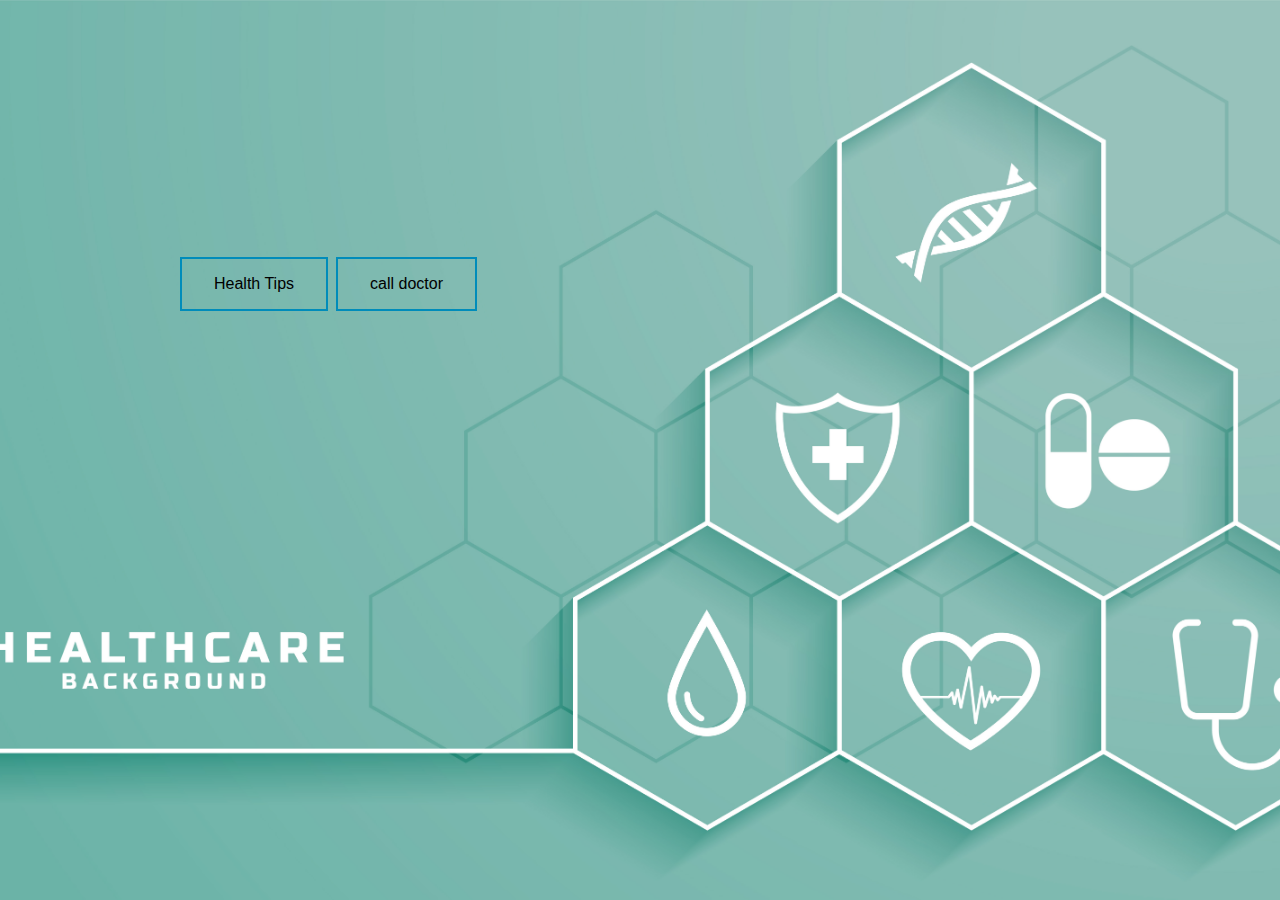
<file: index.html>
<!DOCTYPE html>
<html lang="en">
  <head>
    <meta charset="UTF-8" />
    <meta name="viewport" content="width=device-width, initial-scale=1.0" />
    <title>medical assistant</title>
    <link rel="stylesheet" href="land.css" />
  </head>
  <body>
    <div id="buttons">
      <a href="tips.html">
        <input class="b1" type="button" value="Health Tips"
      /></a>
      <a href="lobby.html"
        ><input class="b1" type="button" value="call doctor"
      /></a>
    </div>
  </body>
</html>
</file>
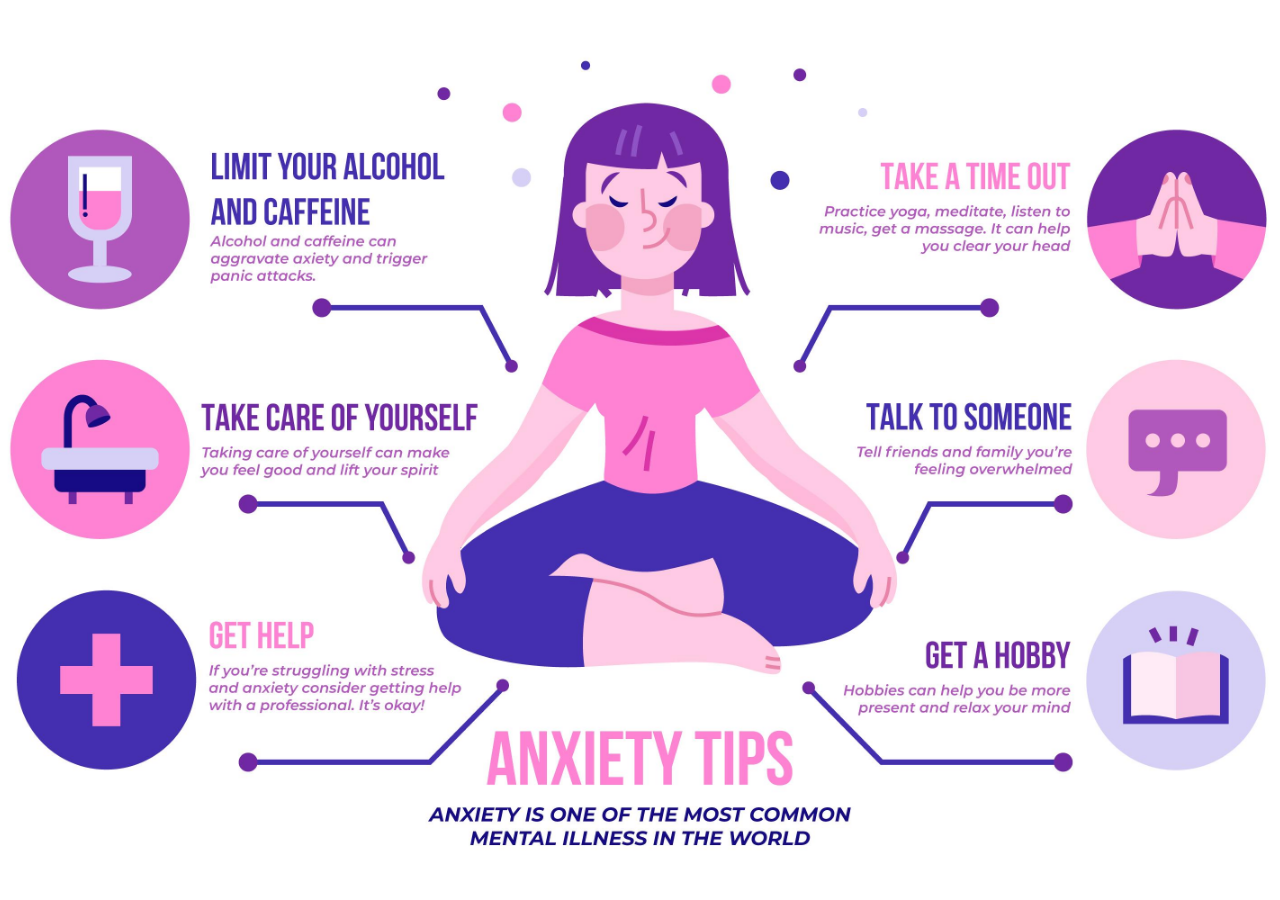
<file: female.html>
<!DOCTYPE html>
<html lang="en">
  <head>
    <meta charset="UTF-8" />
    <meta name="viewport" content="width=device-width, initial-scale=1.0" />
    <title>Document</title>
    <link rel="stylesheet" href="female.css" />
  </head>
  <body></body>
</html>
</file>
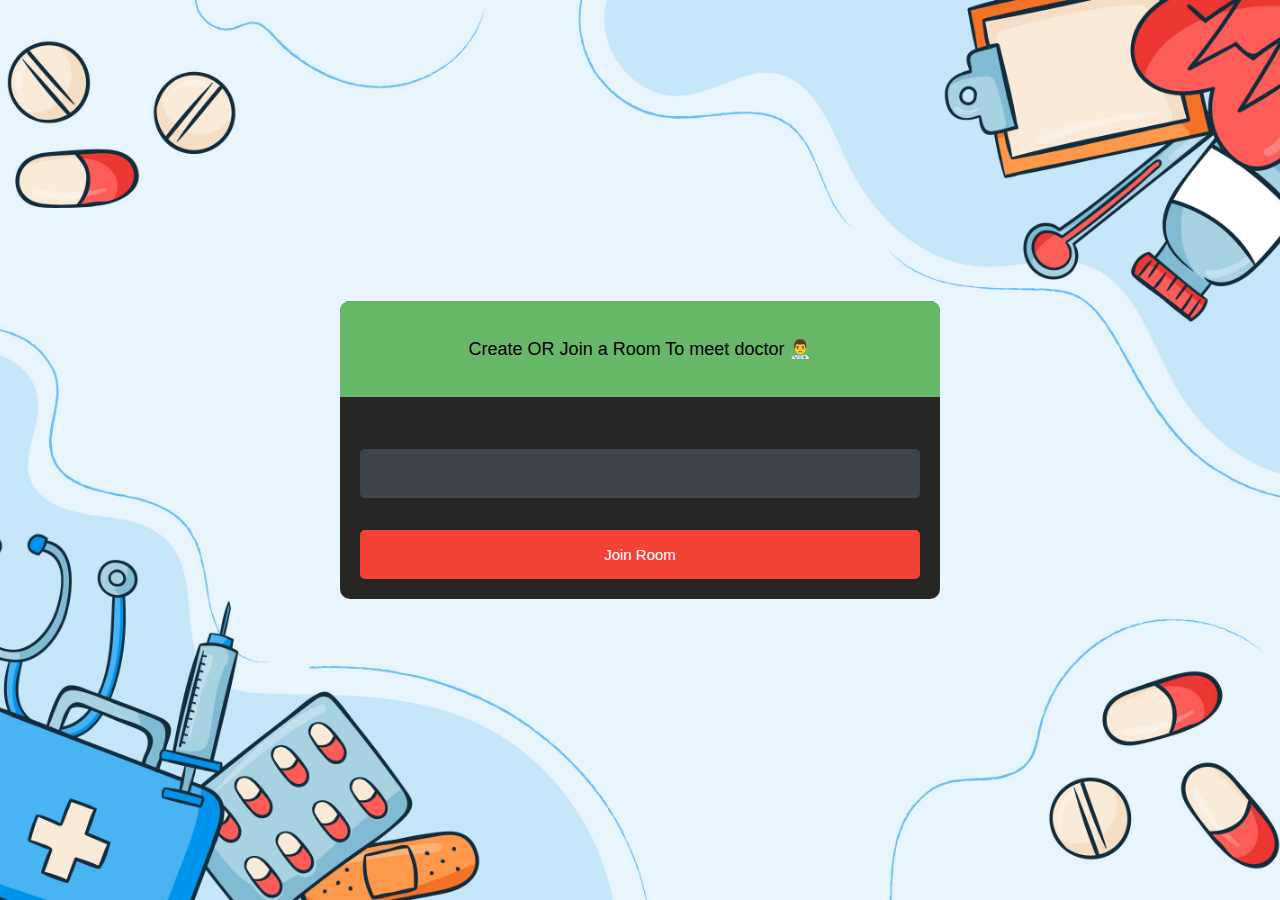
<file: index1.html>
<!DOCTYPE html>
<html lang="en">
  <head>
    <meta charset="UTF-8" />
    <meta name="viewport" content="width=device-width, initial-scale=1.0" />
    <title>Document</title>
    <link rel="stylesheet" href="main.css" />
  </head>
  <body>
    <div id="videos">
      <video class="video-player" id="user-1" autoplay playsinline></video>
      <video class="video-player" id="user-2" autoplay playsinline></video>
    </div>
    <div id="controls">
      <div class="control-container" id="camera-btn">
        <img src="icons/camera.png" />
      </div>

      <div class="control-container" id="mic-btn">
        <img src="icons/mic.png" />
      </div>
      <a href="lobby.html">
        <div class="control-container" id="leave-btn">
          <img src="icons/phone.png" />
        </div>
      </a>
    </div>
  </body>
  <script src="agora-rtm-sdk-1.5.1.js"></script>
  <script src="main.js"></script>
</html>
</file>
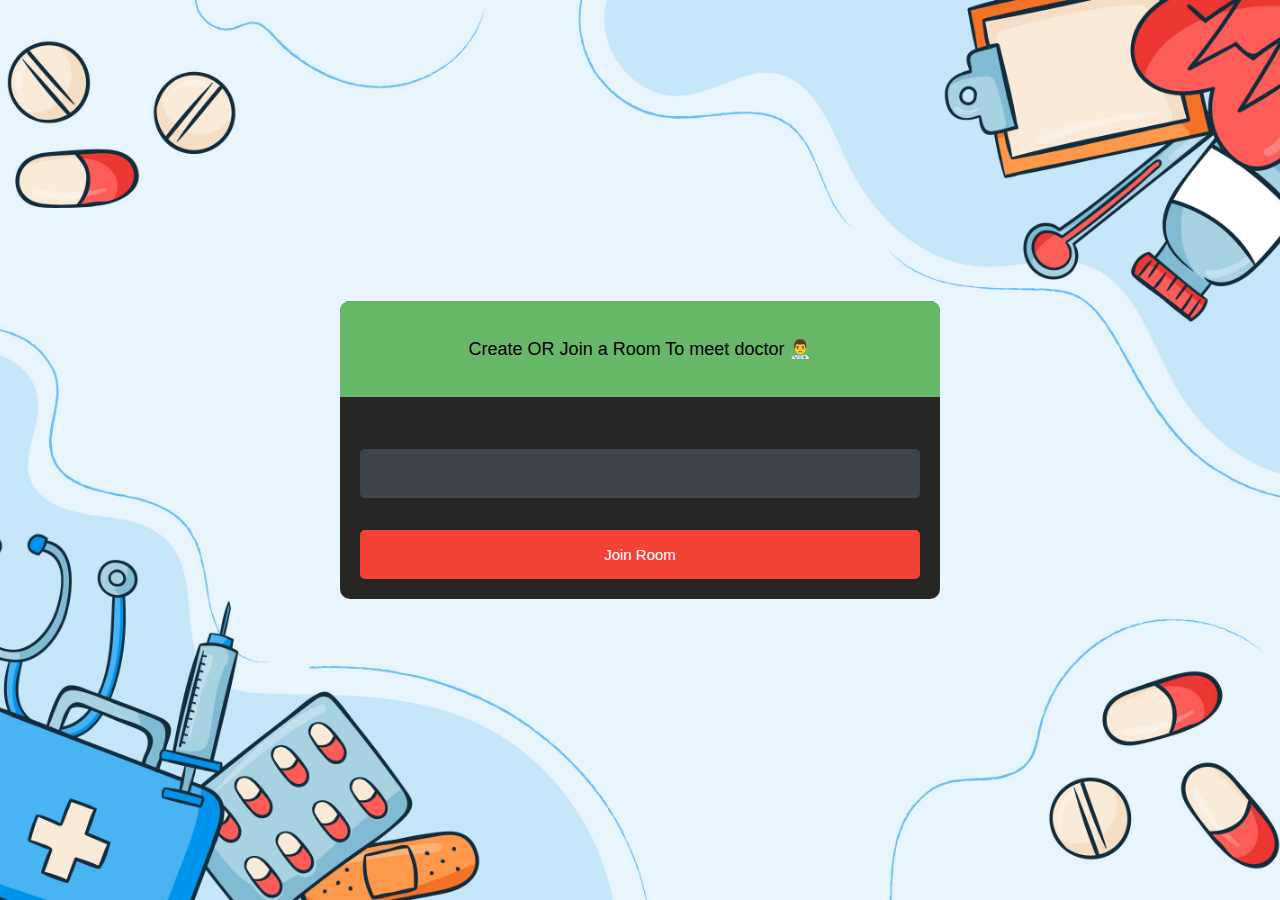
<file: lobby.html>
<!DOCTYPE html>
<html lang="en">
  <head>
    <meta charset="UTF-8" />
    <meta name="viewport" content="width=device-width, initial-scale=1.0" />
    <title>Document</title>
    <link rel="stylesheet" href="lobby.css" />
  </head>
  <body>
    <main id="lobby-container">
      <!--<img id='bgimage' src="icons/doc.jpg"">//-->
      <div id="form-container">
        <div id="form__container__header">
          <p>Create OR Join a Room To meet doctor 👨‍⚕️</p>
        </div>

        <div id="form__content__wrapper">
          <form id="join-form">
            <input type="text" name="invite_link" required />
            <input type="submit" value="Join Room" />
          </form>
        </div>
      </div>
    </main>
  </body>
  <script>
    let form = document.getElementById("join-form");
    form.addEventListener("submit", (e) => {
      e.preventDefault();
      let inviteCode = e.target.invite_link.value;
      window.location = `index1.html?room=${inviteCode}`;
    });
  </script>
</html>
</file>
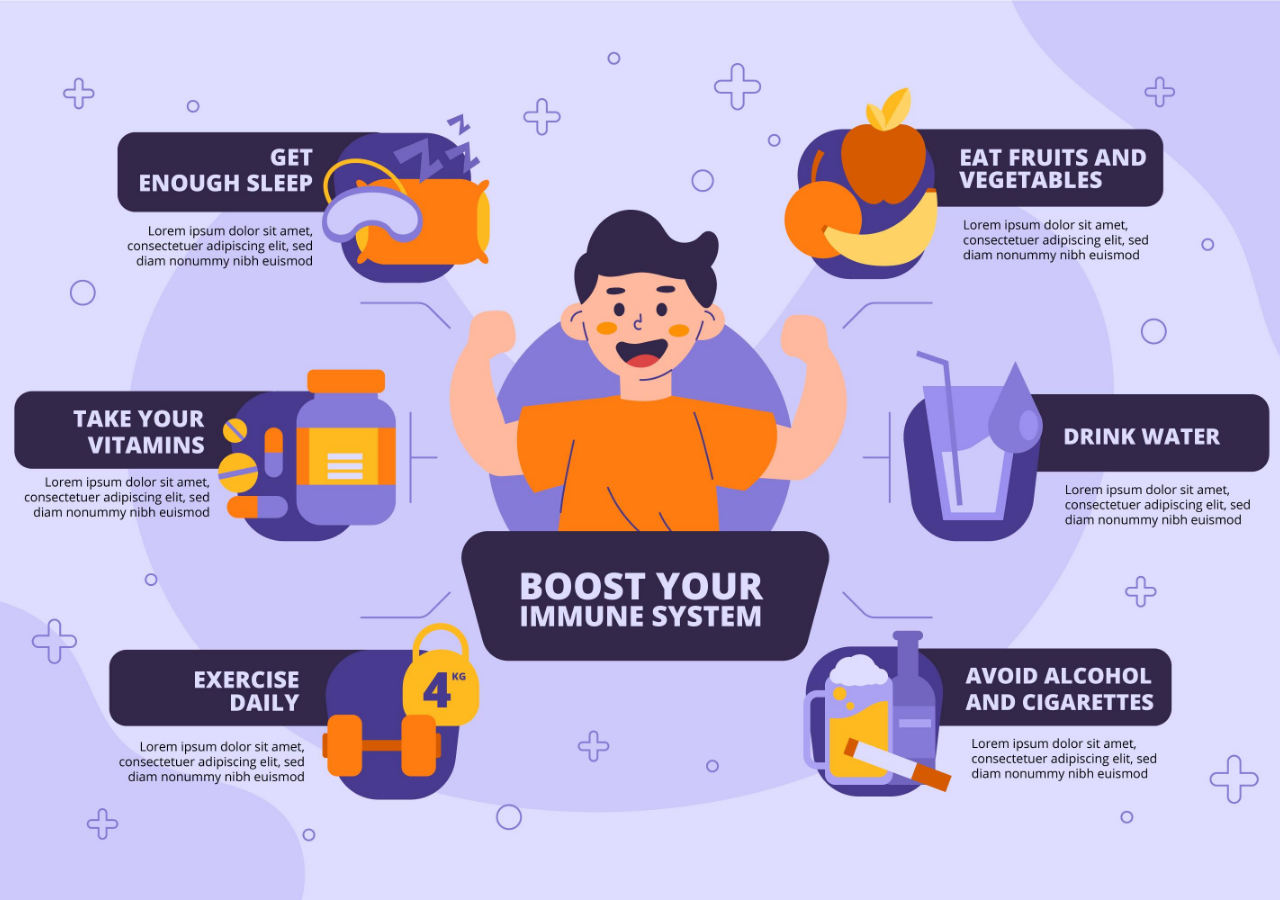
<file: male.html>
<!DOCTYPE html>
<html lang="en">
  <head>
    <meta charset="UTF-8" />
    <meta name="viewport" content="width=device-width, initial-scale=1.0" />
    <title>Document</title>
    <link rel="stylesheet" href="male.css" />
  </head>
  <body></body>
</html>
</file>
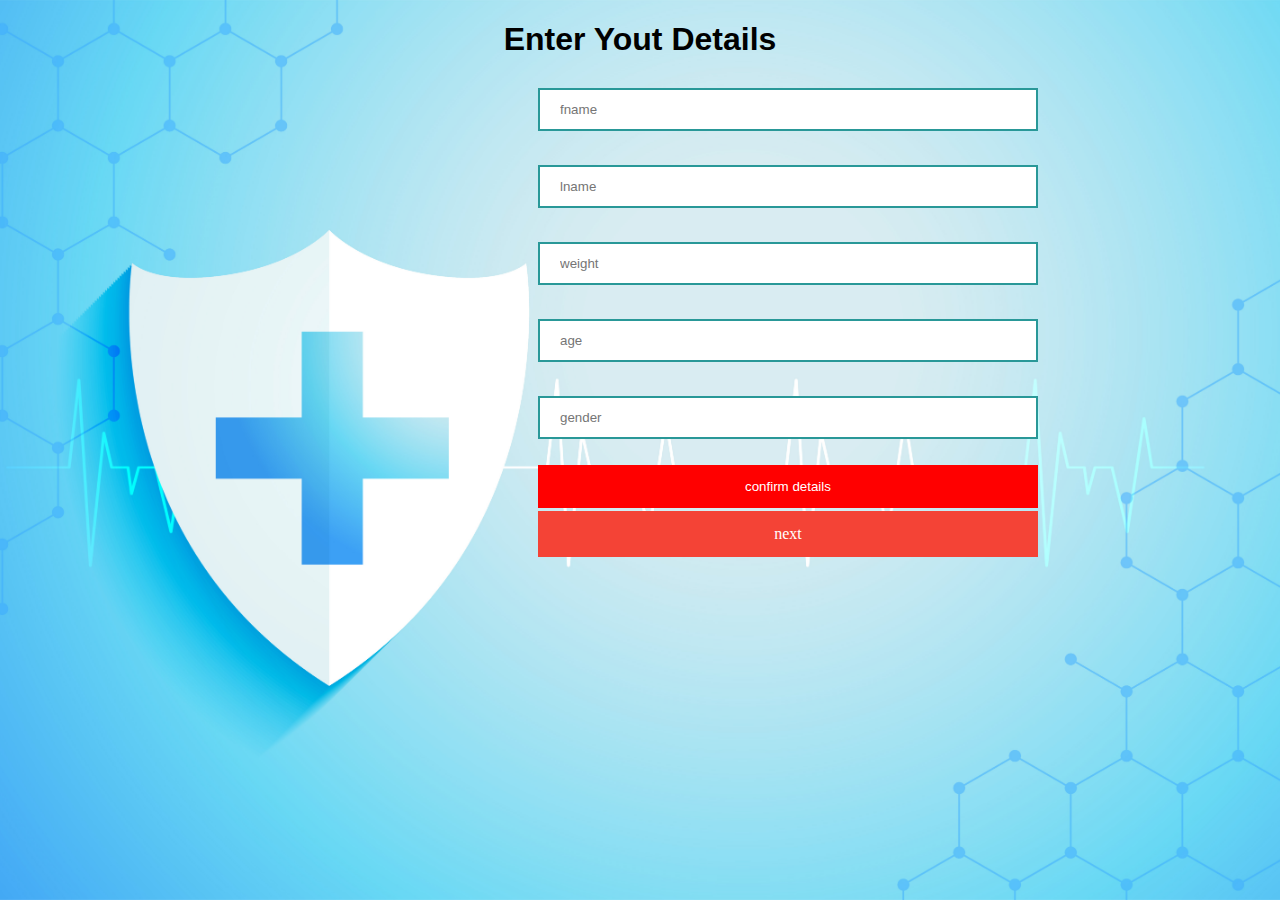
<file: tips.html>
<!DOCTYPE html>
<html lang="en">
  <head>
    <meta charset="UTF-8" />
    <meta name="viewport" content="width=device-width, initial-scale=1.0" />
    <title>medical support</title>
    <link rel="stylesheet" href="tips.css" />
    <style>
          a:link,
          a:visited {
            background-color: #f44336;
            color: white;
            padding: 14px 25px;
            text-align: center;
            text-decoration: none;
            display: inline-block;

            width: 90%;
          }

          a:hover,
          a:active {
            background-color: red;
          }
          input[type=text] {
      width: 100%;
      padding: 12px 20px;
      margin: 8px 0;

      box-sizing: border-box;
      border: none;
      background-color: #ffffff;
      border: 2px solid rgb(41, 152, 152);
      color: rgb(0, 0, 0);
    </style>
    <script src="tips.js"></script>
  </head>
  <body>
    <h1 id="head">Enter Yout Details</h1>
    <div id="f">
      <input
        type="text"
        id="fname"
        placeholder="fname"
        name="fname"
      /><br /><br />

      <input
        type="text"
        id="lname"
        placeholder="lname"
        name="lname"
      /><br /><br />

      <input
        type="text"
        id="lname"
        placeholder="weight"
        name="weight"
      /><br /><br />

      <input type="text" id="lname" placeholder="age" name="age" /><br /><br />

      <input
        type="text"
        id="gen"
        placeholder="gender"
        name="gender"
      /><br /><br />

      <button id="k" type="button" onclick="changelink()">
        confirm details
      </button>

      <a id="l" href="default.asp" target="_blank">next</a>
    </div>
  </body>
</html>
</file>
<file: land.css>
body {
    background: url('icons/land.jpg') center center fixed no-repeat;

    /* Currently Firefox requires background-size declared separately or the background image will be blank */
    background-size: cover;
}
#buttons{
    margin-top: 20%;
    margin-left: 170px;
}

.b1{
    
            background-color: transparent;
            /* Green */
            border: none;
            color:rgb(45, 40, 40);
            padding: 16px 32px;
            text-align: center;
            text-decoration: none;
            display: inline-block;
            font-size: 16px;
            margin: 4px 2px;
            transition-duration: 0.4s;
            cursor: pointer;
            color: rgb(0, 0, 0);
        
}
.b1 {
    
    
    border: 2px solid #008CBA;
}
.b1:hover {
    background-color: #008CBA;
        color: white;
}
</file>
<file: female.css>
body {
    background: url('icons/female.jpg') center center fixed no-repeat;

    /* Currently Firefox requires background-size declared separately or the background image will be blank */
    background-size: cover;
    margin-top: 100px;
}
</file>
<file: main.css>
* {
    margin: 0;
    padding: 0;
    box-sizing: border-box;
}

#videos {
    display: grid;
    grid-template-columns: 1fr;
    height: 100vh;
    overflow: hidden;
}
.video-player {
    background-color: black;
    width: 100%;
    height: 100%;
    object-fit: cover;
}
#user-2 {
    display: none;
}

.smallFrame {
    position: fixed;
    top: 20px;
    left: 20px;
    height: 170px;
    width: 300px;
    border-radius: 5px;
    border: 2px solid #b366f9;
    -webkit-box-shadow: 3px 3px 15px -1px rgba(0, 0, 0, 0.77);
    box-shadow: 3px 3px 15px -1px rgba(0, 0, 0, 0.77);
    z-index: 999;
}

#map {
    width: 100%;
    height: 400px;
    
}
#user-2{
    display: none;
}

#controls {
    position: fixed;
    bottom: 20px;
    left: 50%;
    transform: translateX(-50%);
    display: flex;
    gap: 1em;
}

.control-container {
    background-color: rgb(179, 102, 249, .9);
    padding: 20px;
    border-radius: 50%;
    display: flex;
    justify-content: center;
    align-items: center;
    cursor: pointer;
}

.control-container img {
    height: 30px;
    width: 30px;
}

#leave-btn {
    background-color: rgb(255,80,80,1);
}

@media screen and (max-width:600px) {
    .smallFrame {
        height: 80px;
        width: 120px;
    }

    .control-container img {
        height: 20px;
        width: 20px;
    }
}
</file>
<file: lobby.css>
body {
    background: url('icons/doc.jpg') center center fixed no-repeat;

    /* Currently Firefox requires background-size declared separately or the background image will be blank */
    background-size: cover;
}

#form-container {
    width: 90%;
    max-width: 600px;
    border-radius: 10px;
    background-color: #262625;
    position: fixed;
    top: 50%;
    left: 50%;
    transform: translate(-50%, -50%);
}

#form__container__header {
    border-radius: 10px 10px 0 0;
    padding: 30px;
    text-align: center;
    background-color: #67b769;
    margin: 0;
    font-size: 18px;
    font-size: 300;
    color: black;
    font-family: Arial, Helvetica, sans-serif;
    line-height: 0;
}

 #form__content__wrapper {
     padding: 20px;
 }

 input {
     box-sizing: border-box;
     color: #fff;
     width: 100%;
     margin: 0;
     border: none;
     border-radius: 5px;
     padding: 16px 20px;
     font-size: 15px;
     background-color: #3f434a;
     margin-top: 32px;
 }


 input[type='submit'] {
     background-color:#f44336;

 }

 #bgimage{
    width: 100%;
    height: 100%;
    background-position: center;
        background-repeat: no-repeat;
        background-size: cover;
        position: relative;
        background-position: center center;
        background-attachment: fixed;
    
 }
</file>
<file: male.css>
body {
    background: url('icons/male.jpg') center center fixed no-repeat;

    /* Currently Firefox requires background-size declared separately or the background image will be blank */
    background-size: cover;
}
</file>
<file: tips.css>
body {
    background: url('icons/tips.jpg') center center fixed no-repeat;

    /* Currently Firefox requires background-size declared separately or the background image will be blank */
    background-size: cover;
}
#f{
    width: 500px;
    margin-left: 530px;
}

input[type=text] {
    width: 100%;
    box-sizing: border-box;
    
    
}
#head
{
text-align: center;
font-family: Arial, Helvetica, sans-serif;
color: black;
}

#k{
    width: 100%;
    background-color: red;
    border: none;
    padding: 14px 25px;
    text-decoration: none;
    color: white;
    margin-bottom: 3px;
    cursor: pointer;
}
</file>
